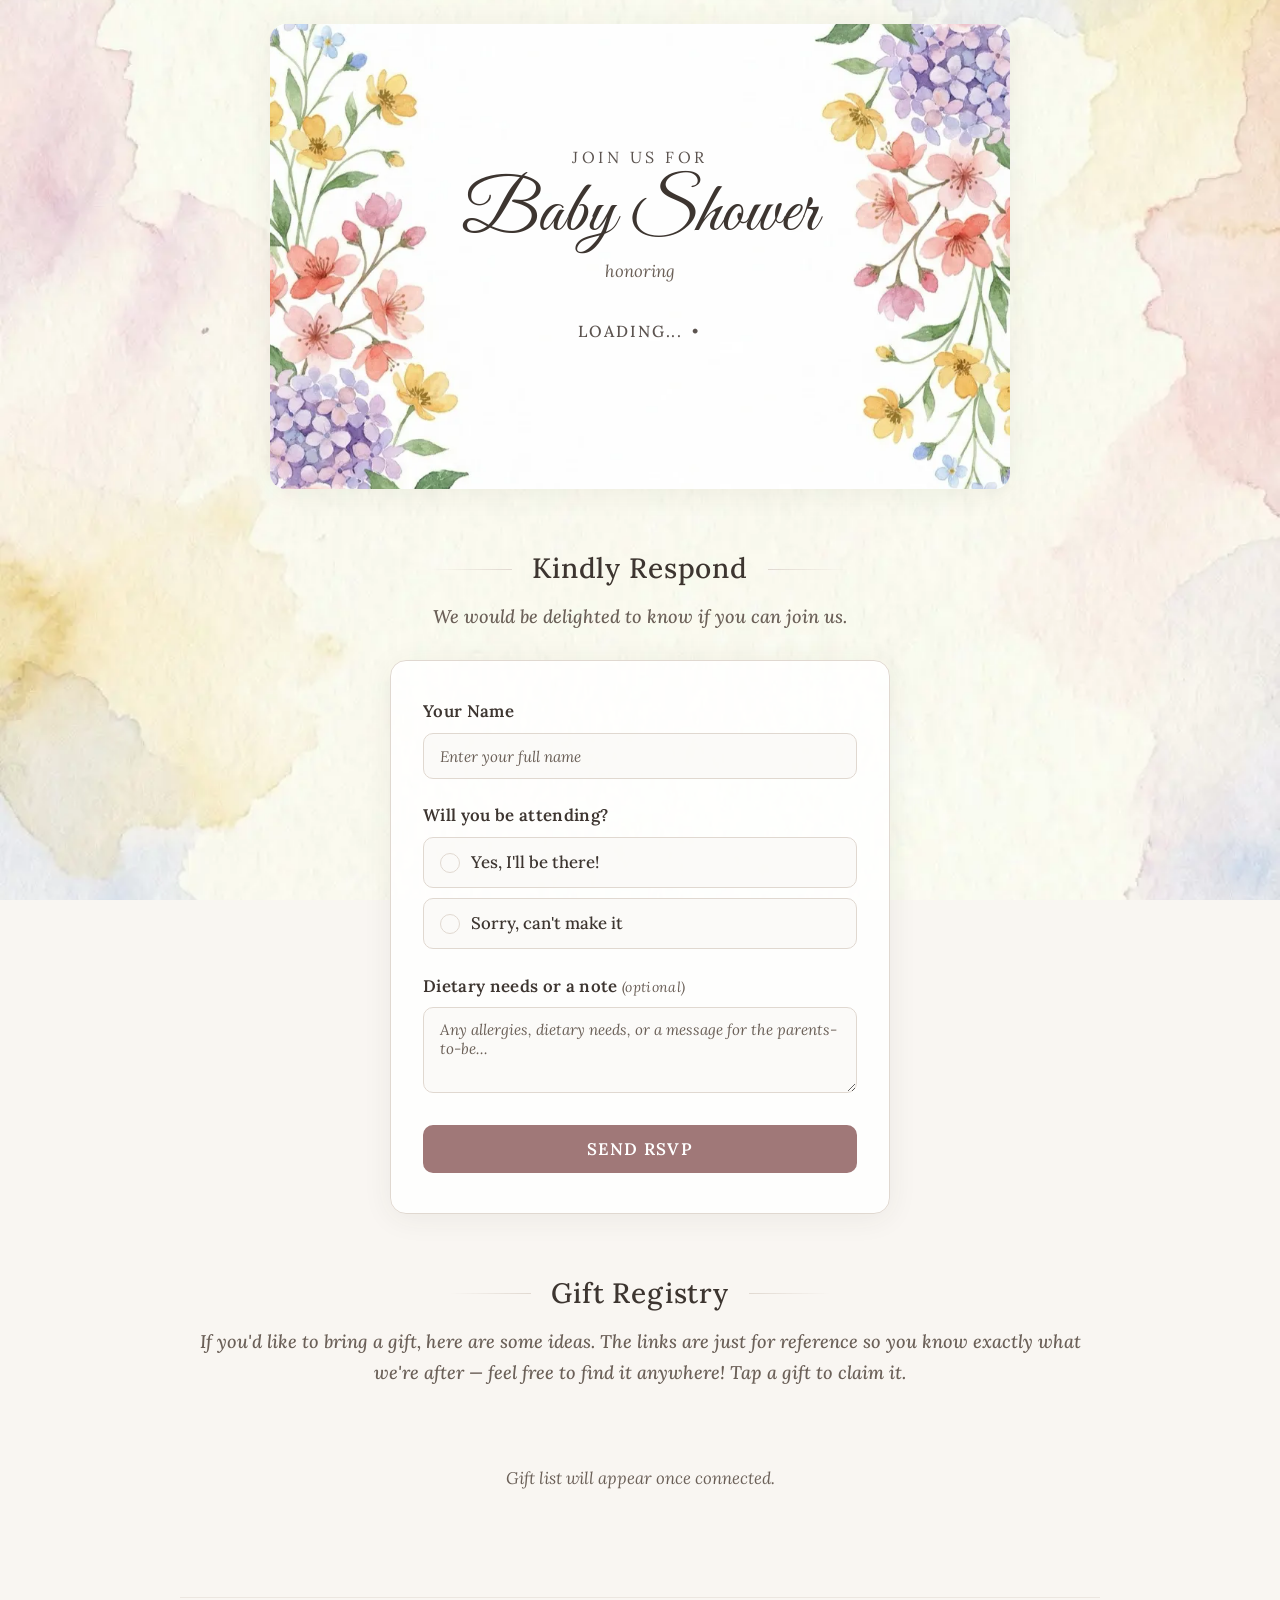
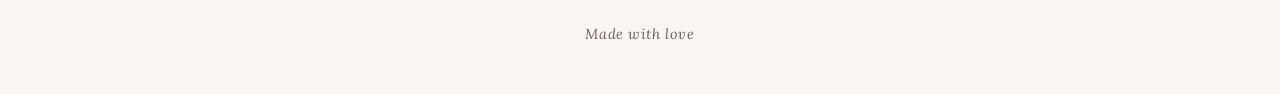
<file: index.html>
<!DOCTYPE html>
<html lang="en">
<head>
  <meta charset="UTF-8">
  <meta name="viewport" content="width=device-width, initial-scale=1.0">
  <title>Baby Shower Invite</title>
  <link rel="preconnect" href="https://fonts.googleapis.com">
  <link rel="preconnect" href="https://fonts.gstatic.com" crossorigin>
  <link href="https://fonts.googleapis.com/css2?family=Lora:ital,wght@0,400;0,500;0,600;0,700;1,400;1,500&family=Great+Vibes&display=swap" rel="stylesheet">
  <link rel="stylesheet" href="style.css?v=7">
  <meta property="og:title" content="You're Invited! Baby Shower">
  <meta property="og:description" content="Join us to celebrate! RSVP and browse the gift registry.">
  <meta property="og:type" content="website">
</head>
<body>

  <main id="app">

    <!-- HERO — INVITATION CARD WITH FLORAL FRAME -->
    <section id="hero">
      <div class="invite-card">
        <div class="floral-frame">
          <img src="images/floral-frame.webp" alt="" aria-hidden="true">
        </div>
        <div class="invite-content">
          <p class="invite-kicker">Join Us for</p>
          <h1 class="script-title" id="event-title">Baby Shower</h1>
          <p class="invite-honoring">honoring</p>
          <p class="invite-name" id="honoree-name"></p>

          <div class="invite-details">
            <p class="invite-datetime">
              <span id="event-date">Loading...</span>
              <span id="event-time"></span>
            </p>
            <p class="invite-location"><a id="event-location" href="#" target="_blank" rel="noopener noreferrer"></a></p>
          </div>

          <p id="event-message" class="invite-message"></p>
        </div>
      </div>
    </section>

    <!-- RSVP SECTION -->
    <section id="rsvp">
      <div class="section-header">
        <div class="section-line"></div>
        <h2>Kindly Respond</h2>
        <div class="section-line"></div>
      </div>
      <p class="section-subtitle">We would be delighted to know if you can join us.</p>
      <form id="rsvp-form">
        <div class="form-group">
          <label for="rsvp-name">Your Name</label>
          <input type="text" id="rsvp-name" required placeholder="Enter your full name">
        </div>
        <div class="form-group">
          <label>Will you be attending?</label>
          <div class="radio-group">
            <label class="radio-label">
              <input type="radio" name="attending" value="Yes" required>
              <span class="radio-custom"></span>
              Yes, I'll be there!
            </label>
            <label class="radio-label">
              <input type="radio" name="attending" value="No">
              <span class="radio-custom"></span>
              Sorry, can't make it
            </label>
          </div>
        </div>
        <div class="form-group" id="party-size-group" style="display: none;">
          <label for="party-size">Number of guests in your party</label>
          <input type="number" id="party-size" min="1" max="10" value="1">
        </div>
        <div class="form-group" id="bringing-gift-group" style="display: none;">
          <label>Would you like to bring a gift?</label>
          <p class="gift-kind-note">Your presence is the greatest gift of all! But if you'd like to bring something, we've put together a small wish list.</p>
          <div class="radio-group">
            <label class="radio-label">
              <input type="radio" name="bringingGift" value="Yes">
              <span class="radio-custom"></span>
              Yes, I'd love to!
            </label>
            <label class="radio-label">
              <input type="radio" name="bringingGift" value="No">
              <span class="radio-custom"></span>
              No, just my love and presence
            </label>
          </div>
        </div>
        <div class="form-group" id="selected-gift-group" style="display: none;">
          <label>Your selected gift</label>
          <p id="selected-gift-display" class="selected-gift-display">None selected — please choose a gift from the registry below</p>
          <input type="hidden" id="selected-gift-row" value="">
        </div>
        <div class="form-group">
          <label for="rsvp-notes">Dietary needs or a note <span class="optional">(optional)</span></label>
          <textarea id="rsvp-notes" rows="3" placeholder="Any allergies, dietary needs, or a message for the parents-to-be..."></textarea>
        </div>
        <button type="submit" class="btn-primary">Send RSVP</button>
      </form>
    </section>

    <!-- GIFT REGISTRY SECTION -->
    <section id="gifts">
      <div class="section-header">
        <div class="section-line"></div>
        <h2>Gift Registry</h2>
        <div class="section-line"></div>
      </div>
      <p class="section-subtitle">If you'd like to bring a gift, here are some ideas. The links are just for reference so you know exactly what we're after — feel free to find it anywhere! Tap a gift to claim it.</p>
      <div id="gift-grid">
        <p class="loading">Loading gifts...</p>
      </div>
    </section>

    <footer>
      <p>Made with love</p>
    </footer>
  </main>


  <script src="app.js?v=7"></script>
</body>
</html>
</file>
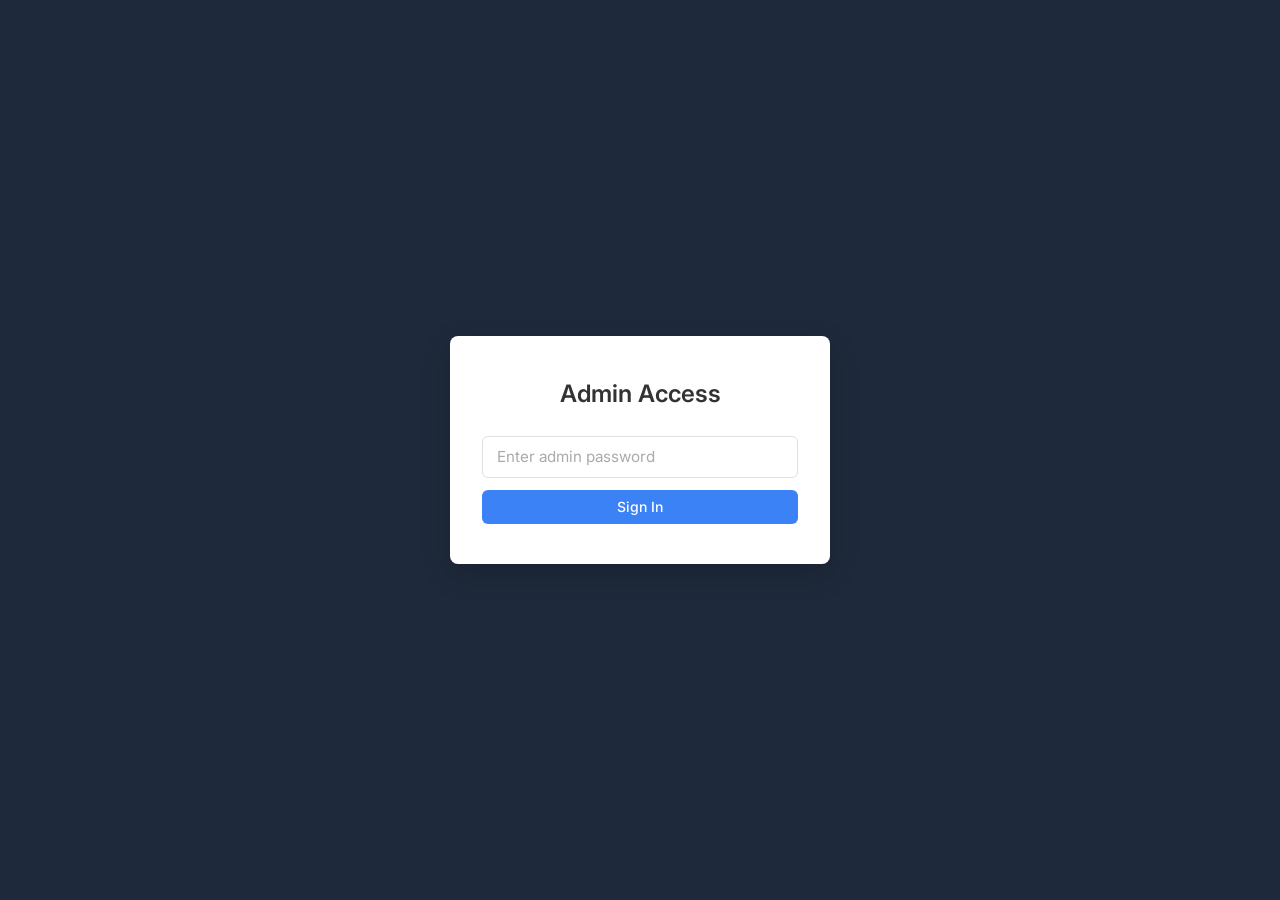
<file: admin.html>
<!DOCTYPE html>
<html lang="en">
<head>
  <meta charset="UTF-8">
  <meta name="viewport" content="width=device-width, initial-scale=1.0">
  <title>Admin — Baby Shower Invite</title>
  <link href="https://fonts.googleapis.com/css2?family=Inter:wght@300;400;500;600&display=swap" rel="stylesheet">
  <link rel="stylesheet" href="admin.css">
</head>
<body>

  <!-- LOGIN GATE -->
  <div id="login-gate">
    <div class="login-card">
      <h1>Admin Access</h1>
      <form id="login-form">
        <input type="password" id="admin-password" placeholder="Enter admin password" required>
        <button type="submit" class="btn">Sign In</button>
      </form>
      <p id="login-error" class="error" style="display:none;"></p>
    </div>
  </div>

  <!-- ADMIN PANEL -->
  <main id="admin-panel" style="display: none;">
    <header>
      <h1>Baby Shower Admin</h1>
    </header>

    <!-- TAB BAR -->
    <div class="tab-bar">
      <button class="tab active" data-tab="gifts">Gifts</button>
      <button class="tab" data-tab="rsvps">RSVPs</button>
    </div>

    <!-- GIFTS TAB -->
    <div id="tab-gifts" class="tab-content active">
      <div class="toolbar">
        <h2>Gift List</h2>
        <button class="btn btn-add" onclick="openAddGiftForm()">+ Add Gift</button>
      </div>

      <!-- ADD GIFT FORM (hidden by default) -->
      <div id="add-gift-form" class="card" style="display: none;">
        <h3>Add New Gift</h3>
        <form onsubmit="submitAddGift(event)">
          <div class="form-row">
            <input type="text" id="new-gift-name" placeholder="Gift name" required>
            <input type="url" id="new-gift-link" placeholder="Product link (optional)">
            <input type="url" id="new-gift-image" placeholder="Image URL (leave empty to auto-detect)">
          </div>
          <div class="form-actions">
            <button type="button" class="btn btn-cancel" onclick="closeAddGiftForm()">Cancel</button>
            <button type="submit" class="btn btn-save">Add Gift</button>
          </div>
        </form>
      </div>

      <div class="table-wrap">
        <table id="gifts-table">
          <thead>
            <tr>
              <th>Name</th>
              <th>Image</th>
              <th>Link</th>
              <th>Status</th>
              <th>Actions</th>
            </tr>
          </thead>
          <tbody id="gifts-tbody"></tbody>
        </table>
      </div>
      <p id="gifts-empty" style="display:none;" class="empty-msg">No gifts added yet.</p>
    </div>

    <!-- RSVPS TAB -->
    <div id="tab-rsvps" class="tab-content">
      <h2>RSVP Responses</h2>
      <div id="rsvp-summary" class="summary-bar"></div>
      <div class="table-wrap">
        <table id="rsvps-table">
          <thead>
            <tr>
              <th>Name</th>
              <th>Attending</th>
              <th>Party Size</th>
              <th>Notes</th>
              <th>Submitted</th>
            </tr>
          </thead>
          <tbody id="rsvps-tbody"></tbody>
        </table>
      </div>
      <p id="rsvps-empty" style="display:none;" class="empty-msg">No RSVPs yet.</p>
    </div>
  </main>

  <!-- EDIT GIFT MODAL -->
  <div id="edit-modal" class="modal-overlay" style="display: none;">
    <div class="modal-card">
      <h3>Edit Gift</h3>
      <input type="hidden" id="edit-row">
      <div class="form-group">
        <label>Name</label>
        <input type="text" id="edit-gift-name" required>
      </div>
      <div class="form-group">
        <label>Product Link</label>
        <input type="url" id="edit-gift-link">
      </div>
      <div class="form-group">
        <label>Image URL <span style="font-weight:normal;color:#888;">(leave empty to auto-detect)</span></label>
        <input type="url" id="edit-gift-image">
      </div>
      <div class="modal-actions">
        <button class="btn btn-cancel" onclick="closeEditModal()">Cancel</button>
        <button class="btn btn-save" onclick="submitEditGift()">Save Changes</button>
      </div>
    </div>
  </div>

  <script src="admin.js?v=6"></script>
</body>
</html>
</file>
<file: style.css>
/* ============================================================
   Baby Shower Invite — Watercolor Floral Elegance
   ============================================================ */

:root {
  --rose: #c9a0a0;
  --rose-dark: #a07878;
  --rose-pale: #f5eaea;
  --ivory: #faf8f5;
  --ivory-warm: #f3ece3;
  --leaf: #7a9a72;
  --leaf-muted: #a7b8a0;
  --gold: #b8a070;
  --text: #3d3530;
  --text-soft: #5c5450;
  --text-muted: #6b6058;
  --border: #e0d8d0;
  --white: #ffffff;

  --radius: 16px;
  --radius-sm: 10px;
  --shadow-card: 0 4px 30px rgba(61, 53, 48, 0.07);
  --shadow-lift: 0 12px 40px rgba(61, 53, 48, 0.12);
  --transition: 0.35s cubic-bezier(0.4, 0, 0.2, 1);
}

/* --- Reset --- */
*, *::before, *::after {
  box-sizing: border-box;
  margin: 0;
  padding: 0;
}

html {
  scroll-behavior: smooth;
}

body {
  font-family: 'Lora', serif;
  font-weight: 400;
  font-size: 18px;
  line-height: 1.7;
  color: var(--text);
  background-color: #f9f6f2;
  background-image: url('images/watercolor-bg.webp');
  background-size: cover;
  background-attachment: fixed;
  background-position: center;
  -webkit-font-smoothing: antialiased;
  overflow-x: hidden;
  min-height: 100vh;
}

/* --- Main Container --- */
#app {
  max-width: 960px;
  margin: 0 auto;
  padding: 1.5rem 1.25rem 3rem;
}

/* --- Typography --- */
h1, h2, h3 {
  font-family: 'Lora', serif;
  color: var(--text);
}

h2 {
  font-size: clamp(1.4rem, 3vw, 1.75rem);
  font-weight: 500;
  letter-spacing: 0.03em;
}

h3 {
  font-family: 'Lora', serif;
  font-size: 1.2rem;
  font-weight: 600;
}

/* ============================================================
   HERO — INVITATION CARD WITH FLORAL FRAME
   ============================================================ */
#hero {
  padding: 0;
  margin-bottom: 3.5rem;
  animation: fadeIn 0.8s ease both;
}

.invite-card {
  position: relative;
  border-radius: var(--radius);
  overflow: hidden;
  box-shadow: var(--shadow-card);
  background: var(--white);
  max-width: 740px;
  margin: 0 auto;
}

/* The floral frame image */
.floral-frame {
  position: absolute;
  inset: 0;
  z-index: 1;
  pointer-events: none;
}

.floral-frame img {
  width: 100%;
  height: 100%;
  object-fit: cover;
}

/* Text content over the frame */
.invite-content {
  position: relative;
  z-index: 2;
  text-align: center;
  padding: clamp(5rem, 14vw, 7.5rem) clamp(2rem, 8vw, 5rem);
  display: flex;
  flex-direction: column;
  align-items: center;
}

.invite-kicker {
  font-family: 'Lora', serif;
  font-size: clamp(0.85rem, 2vw, 1rem);
  font-weight: 400;
  letter-spacing: 0.22em;
  text-transform: uppercase;
  color: var(--text-soft);
  margin-bottom: 0.25rem;
  opacity: 0;
  animation: fadeSlideUp 0.7s ease 0.3s forwards;
}

.script-title {
  font-family: 'Great Vibes', cursive;
  font-size: clamp(3rem, 9vw, 4.5rem);
  font-weight: 400;
  color: var(--text);
  line-height: 1.1;
  margin-bottom: 0.15rem;
  opacity: 0;
  animation: fadeSlideUp 0.7s ease 0.5s forwards;
}

.invite-honoring {
  font-family: 'Lora', serif;
  font-style: italic;
  font-size: clamp(0.9rem, 2vw, 1.05rem);
  color: var(--text-muted);
  margin-bottom: 0.3rem;
  opacity: 0;
  animation: fadeSlideUp 0.7s ease 0.65s forwards;
}

.invite-name {
  font-family: 'Lora', serif;
  font-size: clamp(1.5rem, 4.5vw, 2.2rem);
  font-weight: 600;
  letter-spacing: 0.15em;
  text-transform: uppercase;
  color: var(--text);
  margin-bottom: 1.75rem;
  line-height: 1.3;
  opacity: 0;
  animation: fadeSlideUp 0.7s ease 0.8s forwards;
}

.invite-details {
  margin-bottom: 1.25rem;
  opacity: 0;
  animation: fadeSlideUp 0.7s ease 0.95s forwards;
}

.invite-datetime {
  font-family: 'Lora', serif;
  font-size: clamp(0.85rem, 2vw, 1rem);
  font-weight: 500;
  letter-spacing: 0.12em;
  text-transform: uppercase;
  color: var(--text-soft);
  margin-bottom: 0.25rem;
}

.invite-datetime span + span::before {
  content: ' \2022 ';
  margin: 0 0.15rem;
}

.invite-location {
  font-family: 'Lora', serif;
  font-size: clamp(0.78rem, 1.8vw, 0.88rem);
  font-weight: 400;
  color: var(--text-soft);
  letter-spacing: 0.03em;
  max-width: 320px;
  line-height: 1.5;
  text-align: center;
}

.invite-location a {
  color: var(--text-soft);
  text-decoration: none;
  border-bottom: 1px solid var(--border);
  transition: color var(--transition), border-color var(--transition);
}

.invite-location a:hover {
  color: var(--rose-dark);
  border-color: var(--rose);
}

.invite-message {
  font-family: 'Lora', serif;
  font-style: italic;
  font-weight: 400;
  color: var(--text-muted);
  font-size: 1rem;
  max-width: 340px;
  line-height: 1.6;
  opacity: 0;
  animation: fadeSlideUp 0.7s ease 1.1s forwards;
}

/* ============================================================
   SECTION HEADERS
   ============================================================ */
.section-header {
  display: flex;
  align-items: center;
  justify-content: center;
  gap: 1.25rem;
  margin-bottom: 0.5rem;
}

.section-line {
  flex: 1;
  max-width: 80px;
  height: 1px;
  background: linear-gradient(to right, transparent, var(--border));
}

.section-header .section-line:last-child {
  background: linear-gradient(to left, transparent, var(--border));
}

section {
  margin-bottom: 3.5rem;
}

#rsvp {
  opacity: 0;
  animation: fadeSlideUp 0.7s ease 0.15s forwards;
}

#gifts {
  opacity: 0;
  animation: fadeSlideUp 0.7s ease 0.25s forwards;
}

.section-subtitle {
  text-align: center;
  font-family: 'Lora', serif;
  color: var(--text-muted);
  font-size: 1.15rem;
  margin-bottom: 1.75rem;
  font-weight: 500;
  font-style: italic;
}

/* ============================================================
   RSVP FORM
   ============================================================ */
#rsvp {
  max-width: 740px;
  margin-left: auto;
  margin-right: auto;
}

#rsvp-form {
  background: rgba(255, 255, 255, 0.85);
  backdrop-filter: blur(8px);
  -webkit-backdrop-filter: blur(8px);
  border: 1px solid var(--border);
  border-radius: var(--radius);
  padding: 2.25rem 2rem 2.5rem;
  box-shadow: var(--shadow-card);
  max-width: 500px;
  margin: 1rem auto 0;
}

.form-group {
  margin-bottom: 1.4rem;
}

.form-group > label {
  display: block;
  font-family: 'Lora', serif;
  font-weight: 600;
  font-size: 1.05rem;
  margin-bottom: 0.45rem;
  color: var(--text);
  letter-spacing: 0.02em;
}

.form-group .optional {
  font-family: 'Lora', serif;
  font-weight: 400;
  font-style: italic;
  color: var(--text-muted);
  font-size: 0.88rem;
}

/* --- Inputs --- */
input[type="text"],
input[type="number"],
input[type="email"],
textarea {
  width: 100%;
  padding: 0.75rem 1rem;
  border: 1px solid var(--border);
  border-radius: var(--radius-sm);
  font-family: 'Lora', serif;
  font-size: 1rem;
  color: var(--text);
  background: rgba(250, 248, 245, 0.7);
  transition: border-color var(--transition), box-shadow var(--transition), background-color var(--transition);
  outline: none;
}

input[type="text"]:focus,
input[type="number"]:focus,
input[type="email"]:focus,
textarea:focus {
  border-color: var(--rose);
  background: var(--white);
  box-shadow: 0 0 0 3px rgba(201, 160, 160, 0.15);
}

input[type="text"]::placeholder,
textarea::placeholder {
  color: var(--text-muted);
  font-weight: 300;
  font-size: 0.95rem;
  font-style: italic;
}

textarea {
  resize: vertical;
  min-height: 80px;
}

input[type="number"] {
  max-width: 100px;
}

/* --- Radio Buttons --- */
.radio-group {
  display: flex;
  flex-direction: column;
  gap: 0.6rem;
  margin-top: 0.35rem;
}

.radio-label {
  display: flex;
  align-items: center;
  gap: 0.7rem;
  cursor: pointer;
  font-family: 'Lora', serif;
  font-size: 1.05rem;
  font-weight: 500;
  padding: 0.65rem 1rem;
  border: 1px solid var(--border);
  border-radius: var(--radius-sm);
  background: rgba(250, 248, 245, 0.7);
  transition: border-color var(--transition), background-color var(--transition);
}

.radio-label:hover {
  border-color: var(--rose);
  background: var(--rose-pale);
}

.radio-label input[type="radio"] {
  position: absolute;
  opacity: 0;
  pointer-events: none;
}

.radio-custom {
  width: 20px;
  height: 20px;
  border-radius: 50%;
  border: 1.5px solid var(--border);
  flex-shrink: 0;
  display: flex;
  align-items: center;
  justify-content: center;
  transition: border-color var(--transition);
}

.radio-custom::after {
  content: '';
  width: 10px;
  height: 10px;
  border-radius: 50%;
  background: var(--rose);
  transform: scale(0);
  transition: transform 0.25s cubic-bezier(0.34, 1.56, 0.64, 1);
}

.radio-label input[type="radio"]:checked ~ .radio-custom {
  border-color: var(--rose);
}

.radio-label input[type="radio"]:checked ~ .radio-custom::after {
  transform: scale(1);
}

.radio-label:has(input[type="radio"]:checked) {
  border-color: var(--rose);
  background: var(--rose-pale);
}

/* --- Party Size --- */
#party-size-group {
  overflow: hidden;
  transition: max-height 0.4s ease, opacity 0.3s ease, margin 0.3s ease;
}

/* --- Buttons --- */
.btn-primary {
  display: inline-flex;
  align-items: center;
  justify-content: center;
  gap: 0.5rem;
  background: var(--rose-dark);
  color: var(--white);
  border: none;
  padding: 0.8rem 2rem;
  border-radius: var(--radius-sm);
  font-family: 'Lora', serif;
  font-size: 1.05rem;
  font-weight: 600;
  cursor: pointer;
  transition: background-color var(--transition), transform 0.15s ease, box-shadow var(--transition);
  width: 100%;
  letter-spacing: 0.08em;
  text-transform: uppercase;
}

.btn-primary:hover {
  background: #8a6565;
  box-shadow: 0 6px 20px rgba(160, 120, 120, 0.25);
}

.btn-primary:active {
  transform: scale(0.98);
}

.btn-primary:disabled {
  opacity: 0.55;
  cursor: not-allowed;
}

.btn-secondary {
  display: inline-block;
  background: transparent;
  color: var(--text-soft);
  border: 1px solid var(--border);
  padding: 0.65rem 1.5rem;
  border-radius: var(--radius-sm);
  font-family: 'Lora', serif;
  font-size: 1rem;
  font-weight: 500;
  letter-spacing: 0.06em;
  cursor: pointer;
  transition: border-color var(--transition), color var(--transition);
}

.btn-secondary:hover {
  border-color: var(--text-soft);
  color: var(--text);
}

/* --- Success --- */
.success-msg {
  text-align: center;
  font-family: 'Lora', serif;
  font-size: 1.25rem;
  font-weight: 500;
  color: var(--leaf);
  padding: 2.5rem 1rem;
  line-height: 1.6;
  animation: fadeSlideUp 0.6s ease both;
}

/* ============================================================
   GIFT REGISTRY
   ============================================================ */
#gift-grid {
  display: grid;
  grid-template-columns: repeat(3, 1fr);
  gap: 1.25rem;
}

.gift-card {
  background: rgba(255, 255, 255, 0.85);
  backdrop-filter: blur(8px);
  -webkit-backdrop-filter: blur(8px);
  border: 1px solid var(--border);
  border-radius: var(--radius);
  padding: 0;
  position: relative;
  box-shadow: var(--shadow-card);
  transition: transform var(--transition), box-shadow var(--transition), border-color var(--transition);
  overflow: hidden;
  display: flex;
  flex-direction: column;
}

.gift-img {
  width: 100%;
  aspect-ratio: 1 / 1;
  overflow: hidden;
  background: var(--ivory);
}

.gift-img img {
  width: 100%;
  height: 100%;
  object-fit: contain;
  transition: transform var(--transition);
}

.gift-card.available:hover .gift-img img {
  transform: scale(1.04);
}

.gift-card h3 {
  font-size: 1.1rem;
  color: var(--text);
  padding: 1rem 1.25rem 0.5rem;
}

.gift-link {
  display: inline-block;
  font-family: 'Lora', serif;
  font-size: 0.88rem;
  font-weight: 600;
  color: var(--rose-dark);
  text-decoration: none;
  letter-spacing: 0.06em;
  padding: 0 1.25rem 1.15rem;
  transition: color var(--transition);
}

.gift-link:hover {
  color: #8a6565;
  text-decoration: underline;
}

.gift-card.available {
  cursor: pointer;
}

.gift-card.available:hover {
  transform: translateY(-4px);
  box-shadow: var(--shadow-lift);
  border-color: var(--rose);
}

.gift-card.available:active {
  transform: translateY(-2px);
}

.gift-card-surprise {
  border-style: dashed;
  background: rgba(250, 248, 245, 0.6);
}

.gift-surprise-icon {
  display: flex;
  align-items: center;
  justify-content: center;
  background: var(--ivory-warm);
}

.gift-surprise-icon span {
  font-size: 3.5rem;
}

.gift-surprise-text {
  font-family: 'Lora', serif;
  font-size: 0.9rem;
  font-style: italic;
  color: var(--text-muted);
  padding: 0 1.25rem 1.15rem;
  line-height: 1.5;
}

.gift-card.claimed {
  opacity: 0.5;
  filter: grayscale(30%);
  pointer-events: none;
}

.taken-badge {
  position: absolute;
  top: 0.75rem;
  right: 0.75rem;
  background: var(--rose-pale);
  color: var(--rose-dark);
  font-family: 'Lora', serif;
  font-size: 0.78rem;
  font-weight: 600;
  letter-spacing: 0.1em;
  text-transform: uppercase;
  padding: 0.2rem 0.65rem;
  border-radius: 20px;
}

/* --- Gift Kind Note --- */
.gift-kind-note {
  font-family: 'Lora', serif;
  font-style: italic;
  font-size: 0.92rem;
  color: var(--text-muted);
  margin-bottom: 0.75rem;
  line-height: 1.5;
}

/* --- Selected Gift Display --- */
.selected-gift-display {
  font-family: 'Lora', serif;
  font-size: 0.95rem;
  color: var(--text-muted);
  font-style: italic;
  padding: 0.6rem 1rem;
  border: 1px dashed var(--border);
  border-radius: var(--radius-sm);
  background: rgba(250, 248, 245, 0.5);
}

.selected-gift-display.has-gift {
  color: var(--leaf);
  font-style: normal;
  font-weight: 500;
  border-color: var(--leaf-muted);
  background: rgba(122, 154, 114, 0.08);
}

/* --- Gift Card Selection State --- */
.gift-card.selectable {
  cursor: pointer;
}

.gift-card.selectable:hover {
  transform: translateY(-4px);
  box-shadow: var(--shadow-lift);
  border-color: var(--rose);
}

.gift-card.selectable:active {
  transform: translateY(-2px);
}

.gift-card.selected {
  border-color: var(--leaf);
  border-width: 2px;
  box-shadow: 0 0 0 3px rgba(122, 154, 114, 0.2), var(--shadow-lift);
  transform: translateY(-4px);
}

.gift-card.selected::after {
  content: '\2713';
  position: absolute;
  top: 0.75rem;
  right: 0.75rem;
  background: var(--leaf);
  color: var(--white);
  width: 28px;
  height: 28px;
  border-radius: 50%;
  display: flex;
  align-items: center;
  justify-content: center;
  font-size: 0.85rem;
  font-weight: 700;
  z-index: 2;
}

/* Surprise card selectable */
.gift-card-surprise.selectable {
  cursor: pointer;
}

.gift-card-surprise.selected {
  border-style: solid;
  border-color: var(--leaf);
  border-width: 2px;
  box-shadow: 0 0 0 3px rgba(122, 154, 114, 0.2), var(--shadow-lift);
  transform: translateY(-4px);
}

/* --- Form validation message --- */
.gift-validation-msg {
  color: var(--rose-dark);
  font-family: 'Lora', serif;
  font-size: 0.88rem;
  font-style: italic;
  margin-top: 0.35rem;
  animation: fadeSlideUp 0.3s ease both;
}

/* ============================================================
   LOADING
   ============================================================ */
.loading {
  text-align: center;
  color: var(--text-muted);
  font-family: 'Lora', serif;
  font-style: italic;
  font-size: 1.05rem;
  padding: 3rem 1rem;
  animation: pulse 2s ease-in-out infinite;
  grid-column: 1 / -1;
}

/* ============================================================
   FOOTER
   ============================================================ */
footer {
  text-align: center;
  margin-top: 2rem;
  padding-top: 1.5rem;
  border-top: 1px solid rgba(224, 216, 208, 0.5);
}

footer p {
  font-family: 'Lora', serif;
  color: var(--text-muted);
  font-size: 0.9rem;
  font-style: italic;
  letter-spacing: 0.04em;
}

/* ============================================================
   ANIMATIONS
   ============================================================ */
@keyframes fadeSlideUp {
  from { opacity: 0; transform: translateY(16px); }
  to   { opacity: 1; transform: translateY(0); }
}

@keyframes fadeIn {
  from { opacity: 0; }
  to   { opacity: 1; }
}

@keyframes pulse {
  0%, 100% { opacity: 1; }
  50%      { opacity: 0.35; }
}

/* ============================================================
   RESPONSIVE
   ============================================================ */
@media (max-width: 640px) {
  #app {
    padding: 0.75rem 0.75rem 2.5rem;
  }

  .invite-content {
    padding: clamp(4rem, 12vw, 6rem) clamp(1.25rem, 5vw, 2.5rem);
  }

  .invite-name {
    font-size: clamp(1.3rem, 4vw, 1.8rem);
    letter-spacing: 0.1em;
  }

  #rsvp-form {
    padding: 1.75rem 1.25rem 2rem;
  }

  #gift-grid {
    grid-template-columns: repeat(2, 1fr);
    gap: 1rem;
  }

  .section-header {
    gap: 0.75rem;
  }

  .section-line {
    max-width: 50px;
  }
}

@media (max-width: 420px) {
  #gift-grid {
    grid-template-columns: 1fr;
  }
}

@media (max-width: 380px) {
  .radio-label {
    font-size: 0.86rem;
    padding: 0.55rem 0.8rem;
  }
}
</file>
<file: admin.css>
/* ============================================================
   Admin — Baby Shower Invite
   Clean, functional admin UI
   ============================================================ */

/* --- Custom Properties --- */
:root {
  --admin-bg: #f5f5f5;
  --white: #ffffff;
  --text: #333333;
  --text-light: #777777;
  --border: #e0e0e0;
  --border-light: #eeeeee;

  --primary: #3b82f6;
  --primary-hover: #2563eb;
  --primary-light: #eff6ff;

  --success: #22c55e;
  --success-bg: #f0fdf4;
  --success-text: #15803d;

  --warning: #f59e0b;
  --warning-bg: #fffbeb;
  --warning-text: #b45309;

  --danger: #ef4444;
  --danger-hover: #dc2626;
  --danger-light: #fef2f2;

  --cancel-bg: #e5e7eb;
  --cancel-hover: #d1d5db;
  --cancel-text: #4b5563;

  --radius: 8px;
  --radius-sm: 6px;
  --shadow: 0 1px 3px rgba(0, 0, 0, 0.08), 0 1px 2px rgba(0, 0, 0, 0.06);
  --shadow-md: 0 4px 12px rgba(0, 0, 0, 0.1);
  --shadow-lg: 0 10px 30px rgba(0, 0, 0, 0.15);
  --transition: 0.2s ease;
}

/* --- Reset --- */
*,
*::before,
*::after {
  box-sizing: border-box;
  margin: 0;
  padding: 0;
}

html {
  -webkit-text-size-adjust: 100%;
}

body {
  font-family: 'Inter', -apple-system, BlinkMacSystemFont, sans-serif;
  font-size: 14px;
  line-height: 1.5;
  color: var(--text);
  background-color: var(--admin-bg);
  -webkit-font-smoothing: antialiased;
  -moz-osx-font-smoothing: grayscale;
}

/* ============================================================
   LOGIN GATE
   ============================================================ */
#login-gate {
  position: fixed;
  inset: 0;
  background: #1e293b;
  display: flex;
  align-items: center;
  justify-content: center;
  z-index: 9999;
  padding: 1rem;
}

.login-card {
  background: var(--white);
  border-radius: var(--radius);
  padding: 2.5rem 2rem;
  width: 100%;
  max-width: 380px;
  box-shadow: var(--shadow-lg);
  text-align: center;
}

.login-card h1 {
  font-size: 1.5rem;
  font-weight: 600;
  margin-bottom: 1.5rem;
  color: var(--text);
}

.login-card form {
  display: flex;
  flex-direction: column;
  gap: 0.75rem;
}

.login-card input[type="password"] {
  width: 100%;
  padding: 0.65rem 0.85rem;
  border: 1.5px solid var(--border);
  border-radius: var(--radius-sm);
  font-family: inherit;
  font-size: 0.95rem;
  color: var(--text);
  outline: none;
  transition: border-color var(--transition);
}

.login-card input[type="password"]:focus {
  border-color: var(--primary);
  box-shadow: 0 0 0 3px rgba(59, 130, 246, 0.15);
}

.login-card input[type="password"]::placeholder {
  color: #aaa;
}

.error {
  color: var(--danger);
  font-size: 0.85rem;
  margin-top: 0.75rem;
}

/* ============================================================
   ADMIN PANEL — Layout
   ============================================================ */
#admin-panel {
  max-width: 1000px;
  margin: 0 auto;
  padding: 1.5rem 1.5rem 4rem;
}

header {
  margin-bottom: 1.25rem;
}

header h1 {
  font-size: 1.5rem;
  font-weight: 600;
  color: var(--text);
}

/* ============================================================
   TAB BAR
   ============================================================ */
.tab-bar {
  display: flex;
  gap: 0;
  border-bottom: 2px solid var(--border-light);
  margin-bottom: 1.5rem;
}

.tab {
  padding: 0.65rem 1.25rem;
  background: none;
  border: none;
  border-bottom: 2px solid transparent;
  margin-bottom: -2px;
  font-family: inherit;
  font-size: 0.9rem;
  font-weight: 500;
  color: var(--text-light);
  cursor: pointer;
  transition: color var(--transition), border-color var(--transition);
}

.tab:hover {
  color: var(--text);
}

.tab.active {
  color: var(--primary);
  border-bottom-color: var(--primary);
  font-weight: 600;
}

/* ============================================================
   TAB CONTENT
   ============================================================ */
.tab-content {
  display: none;
}

.tab-content.active {
  display: block;
}

.tab-content h2 {
  font-size: 1.15rem;
  font-weight: 600;
  margin-bottom: 1rem;
  color: var(--text);
}

/* ============================================================
   TOOLBAR (Gift List header row)
   ============================================================ */
.toolbar {
  display: flex;
  align-items: center;
  justify-content: space-between;
  margin-bottom: 1rem;
}

.toolbar h2 {
  margin-bottom: 0;
}

/* ============================================================
   BUTTONS
   ============================================================ */
.btn {
  display: inline-flex;
  align-items: center;
  justify-content: center;
  padding: 0.55rem 1.15rem;
  border: none;
  border-radius: var(--radius-sm);
  font-family: inherit;
  font-size: 0.875rem;
  font-weight: 500;
  cursor: pointer;
  transition: background-color var(--transition), box-shadow var(--transition);
  background: var(--primary);
  color: var(--white);
}

.btn:hover {
  background: var(--primary-hover);
}

.btn:disabled {
  opacity: 0.5;
  cursor: not-allowed;
}

/* Add button */
.btn-add {
  background: var(--primary);
  color: var(--white);
}

.btn-add:hover {
  background: var(--primary-hover);
}

/* Save button */
.btn-save {
  background: var(--primary);
  color: var(--white);
}

.btn-save:hover {
  background: var(--primary-hover);
}

/* Cancel button */
.btn-cancel {
  background: var(--cancel-bg);
  color: var(--cancel-text);
}

.btn-cancel:hover {
  background: var(--cancel-hover);
}

/* Danger button */
.btn-danger {
  background: var(--danger);
  color: var(--white);
}

.btn-danger:hover {
  background: var(--danger-hover);
}

/* Warning button */
.btn-warning {
  background: var(--warning);
  color: var(--white);
}

.btn-warning:hover {
  background: #d97706;
}

/* Small buttons (table actions) */
.btn-sm {
  padding: 0.3rem 0.65rem;
  font-size: 0.78rem;
}

/* ============================================================
   CARD (used for add-gift-form)
   ============================================================ */
.card {
  background: var(--white);
  border-radius: var(--radius);
  padding: 1.25rem 1.5rem;
  box-shadow: var(--shadow);
  margin-bottom: 1.25rem;
}

.card h3 {
  font-size: 1rem;
  font-weight: 600;
  margin-bottom: 0.85rem;
}

.form-row {
  display: flex;
  gap: 0.75rem;
  margin-bottom: 0.85rem;
}

.form-row input {
  flex: 1;
  padding: 0.55rem 0.75rem;
  border: 1.5px solid var(--border);
  border-radius: var(--radius-sm);
  font-family: inherit;
  font-size: 0.875rem;
  color: var(--text);
  outline: none;
  transition: border-color var(--transition);
}

.form-row input:focus {
  border-color: var(--primary);
  box-shadow: 0 0 0 3px rgba(59, 130, 246, 0.12);
}

.form-row input::placeholder {
  color: #b0b0b0;
}

.form-actions {
  display: flex;
  justify-content: flex-end;
  gap: 0.5rem;
}

/* ============================================================
   TABLES
   ============================================================ */
.table-wrap {
  overflow-x: auto;
  -webkit-overflow-scrolling: touch;
}

table {
  width: 100%;
  border-collapse: collapse;
  background: var(--white);
  border-radius: var(--radius);
  overflow: hidden;
  box-shadow: var(--shadow);
  min-width: 600px;
}

thead {
  background: #f9fafb;
}

th {
  text-align: left;
  padding: 0.7rem 1rem;
  font-weight: 600;
  font-size: 0.78rem;
  text-transform: uppercase;
  letter-spacing: 0.04em;
  color: var(--text-light);
  border-bottom: 1.5px solid var(--border-light);
}

td {
  padding: 0.65rem 1rem;
  font-size: 0.875rem;
  color: var(--text);
  border-bottom: 1px solid var(--border-light);
  vertical-align: middle;
}

/* Alternating row colors */
tbody tr:nth-child(even) {
  background: #fafafa;
}

tbody tr:hover {
  background: var(--primary-light);
}

/* Actions column */
td.actions {
  white-space: nowrap;
  display: flex;
  gap: 0.35rem;
  align-items: center;
}

/* ============================================================
   STATUS BADGES
   ============================================================ */
.badge {
  display: inline-block;
  padding: 0.2rem 0.6rem;
  border-radius: 20px;
  font-size: 0.75rem;
  font-weight: 600;
  letter-spacing: 0.02em;
  white-space: nowrap;
}

.badge-available {
  background: var(--success-bg);
  color: var(--success-text);
}

.badge-claimed {
  background: var(--warning-bg);
  color: var(--warning-text);
}

/* ============================================================
   RSVP SUMMARY BAR
   ============================================================ */
.summary-bar {
  display: flex;
  flex-wrap: wrap;
  gap: 1rem;
  margin-bottom: 1rem;
  padding: 0.75rem 1rem;
  background: var(--white);
  border-radius: var(--radius);
  box-shadow: var(--shadow);
}

.summary-item {
  font-size: 0.875rem;
  font-weight: 500;
  color: var(--text);
}

/* ============================================================
   EMPTY MESSAGE
   ============================================================ */
.empty-msg {
  text-align: center;
  color: var(--text-light);
  font-size: 0.9rem;
  padding: 2rem 1rem;
}

/* ============================================================
   MODAL OVERLAY
   ============================================================ */
.modal-overlay {
  position: fixed;
  inset: 0;
  background: rgba(0, 0, 0, 0.45);
  backdrop-filter: blur(3px);
  -webkit-backdrop-filter: blur(3px);
  display: flex;
  align-items: center;
  justify-content: center;
  z-index: 5000;
  padding: 1rem;
}

.modal-card {
  background: var(--white);
  border-radius: var(--radius);
  padding: 1.75rem 1.75rem 1.5rem;
  width: 100%;
  max-width: 440px;
  box-shadow: var(--shadow-lg);
}

.modal-card h3 {
  font-size: 1.15rem;
  font-weight: 600;
  margin-bottom: 1.25rem;
  color: var(--text);
}

.form-group {
  margin-bottom: 1rem;
}

.form-group label {
  display: block;
  font-weight: 500;
  font-size: 0.82rem;
  margin-bottom: 0.3rem;
  color: var(--text);
}

.form-group input[type="text"] {
  width: 100%;
  padding: 0.55rem 0.75rem;
  border: 1.5px solid var(--border);
  border-radius: var(--radius-sm);
  font-family: inherit;
  font-size: 0.875rem;
  color: var(--text);
  outline: none;
  transition: border-color var(--transition);
}

.form-group input[type="text"]:focus {
  border-color: var(--primary);
  box-shadow: 0 0 0 3px rgba(59, 130, 246, 0.12);
}

.modal-actions {
  display: flex;
  justify-content: flex-end;
  gap: 0.5rem;
  margin-top: 1.25rem;
}

/* ============================================================
   RESPONSIVE — Mobile
   ============================================================ */
@media (max-width: 640px) {
  #admin-panel {
    padding: 1rem 0.75rem 3rem;
  }

  header h1 {
    font-size: 1.25rem;
  }

  .toolbar {
    flex-direction: column;
    align-items: flex-start;
    gap: 0.5rem;
  }

  .form-row {
    flex-direction: column;
  }

  .form-actions {
    flex-direction: column-reverse;
  }

  .form-actions .btn {
    width: 100%;
  }

  .summary-bar {
    flex-direction: column;
    gap: 0.4rem;
  }

  .modal-card {
    padding: 1.25rem 1rem;
  }

  .modal-actions {
    flex-direction: column-reverse;
  }

  .modal-actions .btn {
    width: 100%;
  }

  .tab {
    padding: 0.55rem 0.85rem;
    font-size: 0.85rem;
  }
}
</file>
